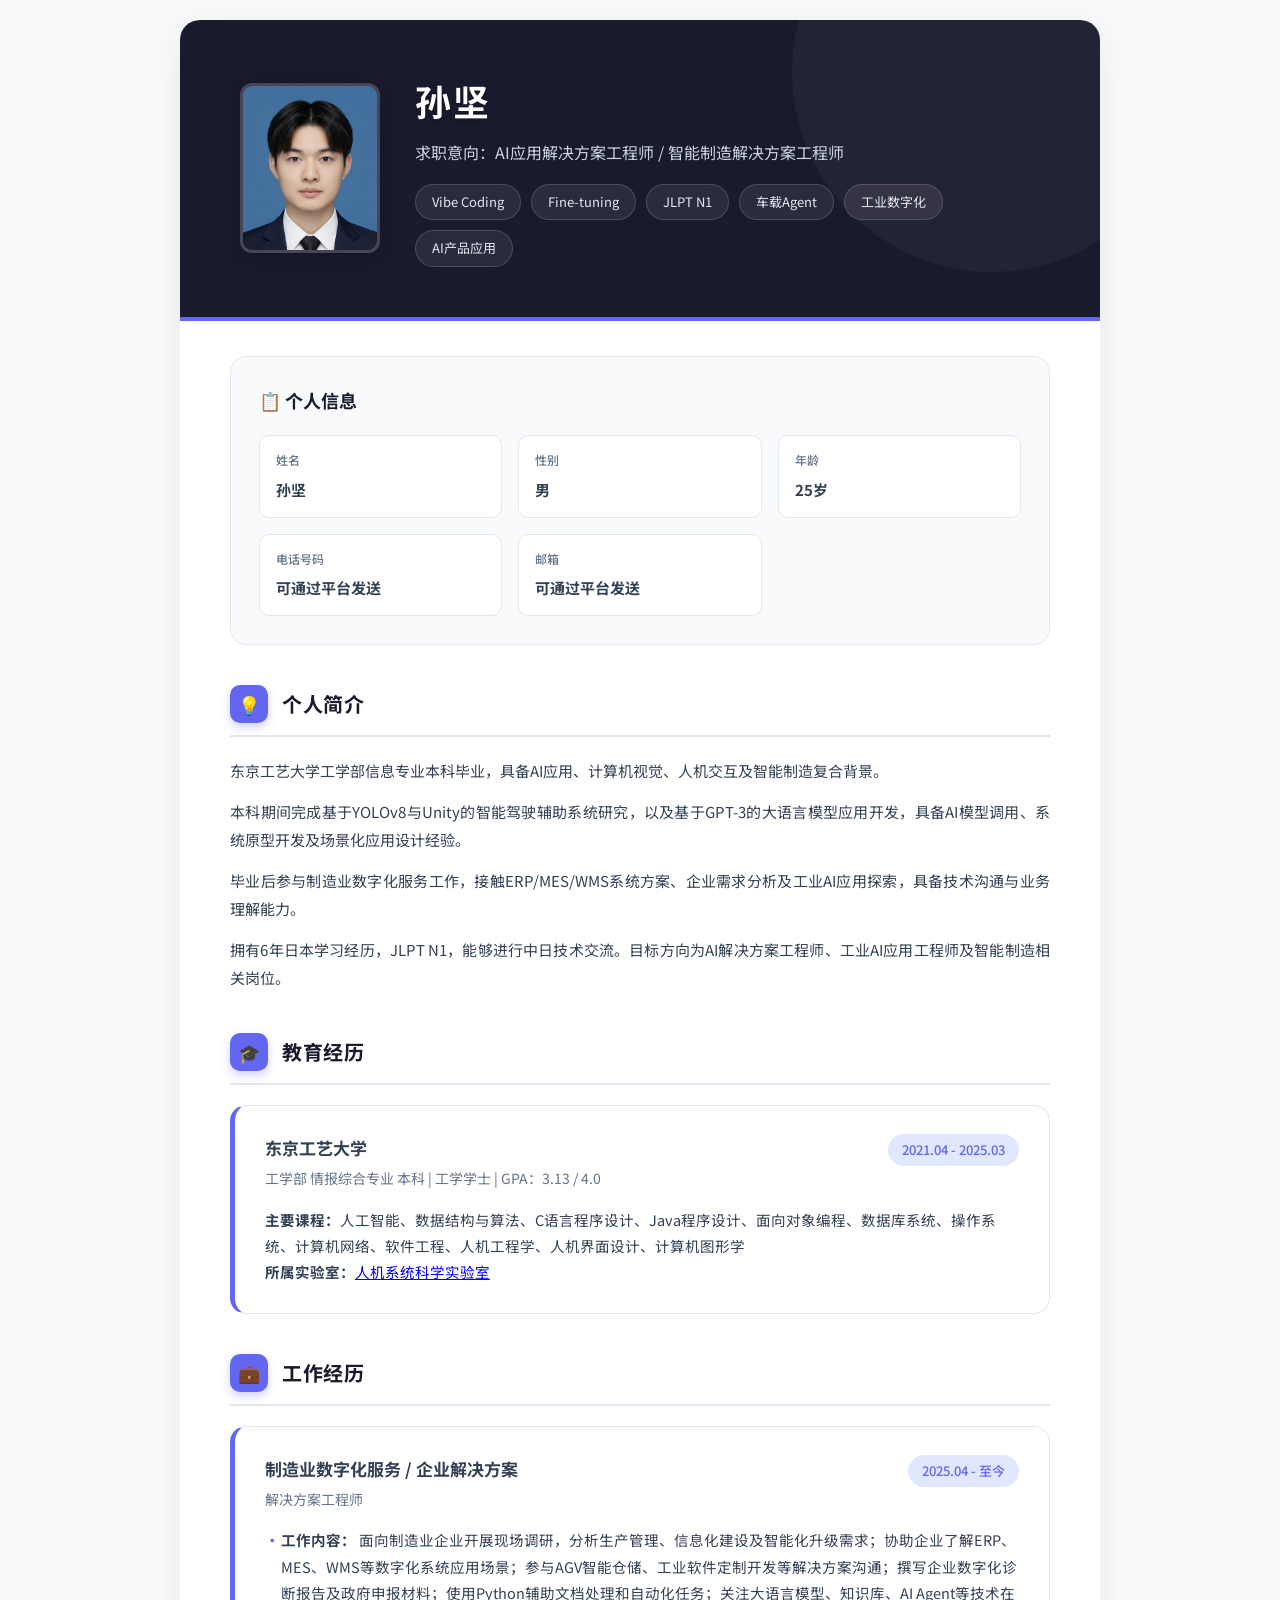
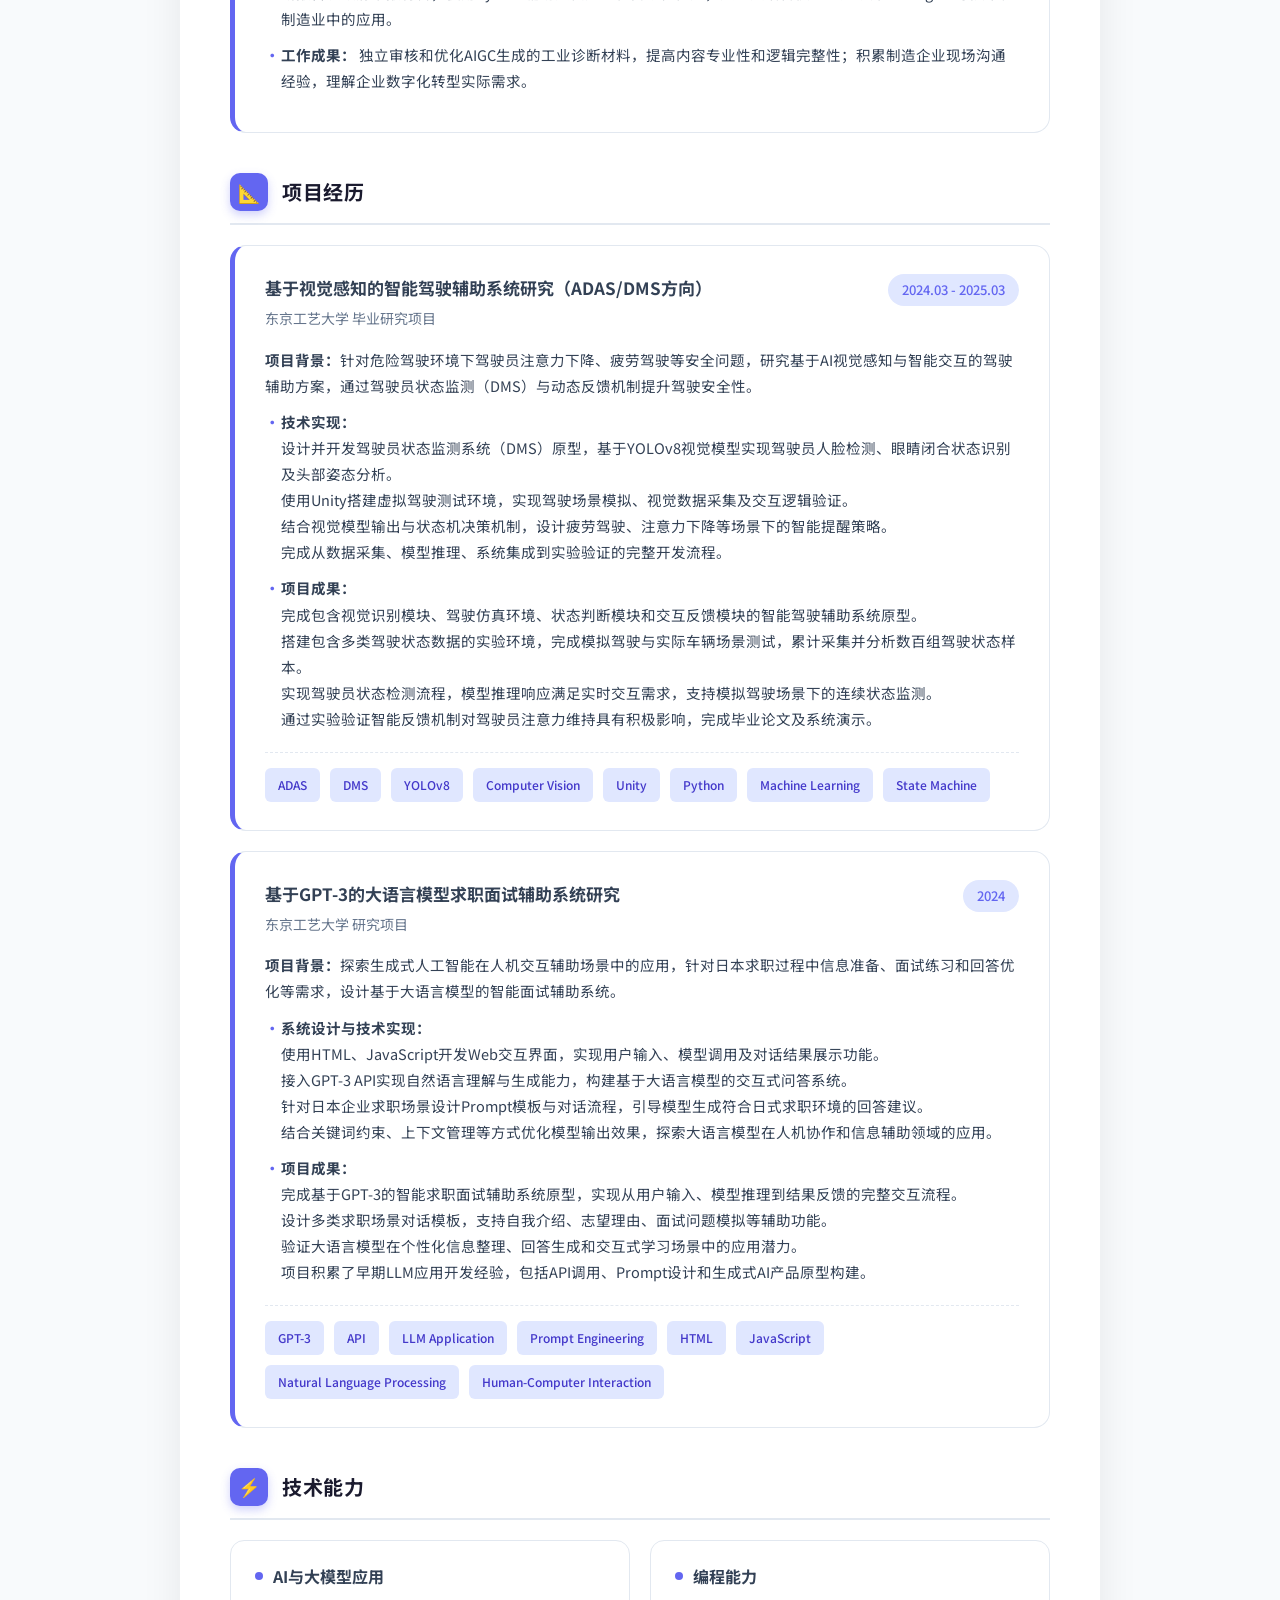
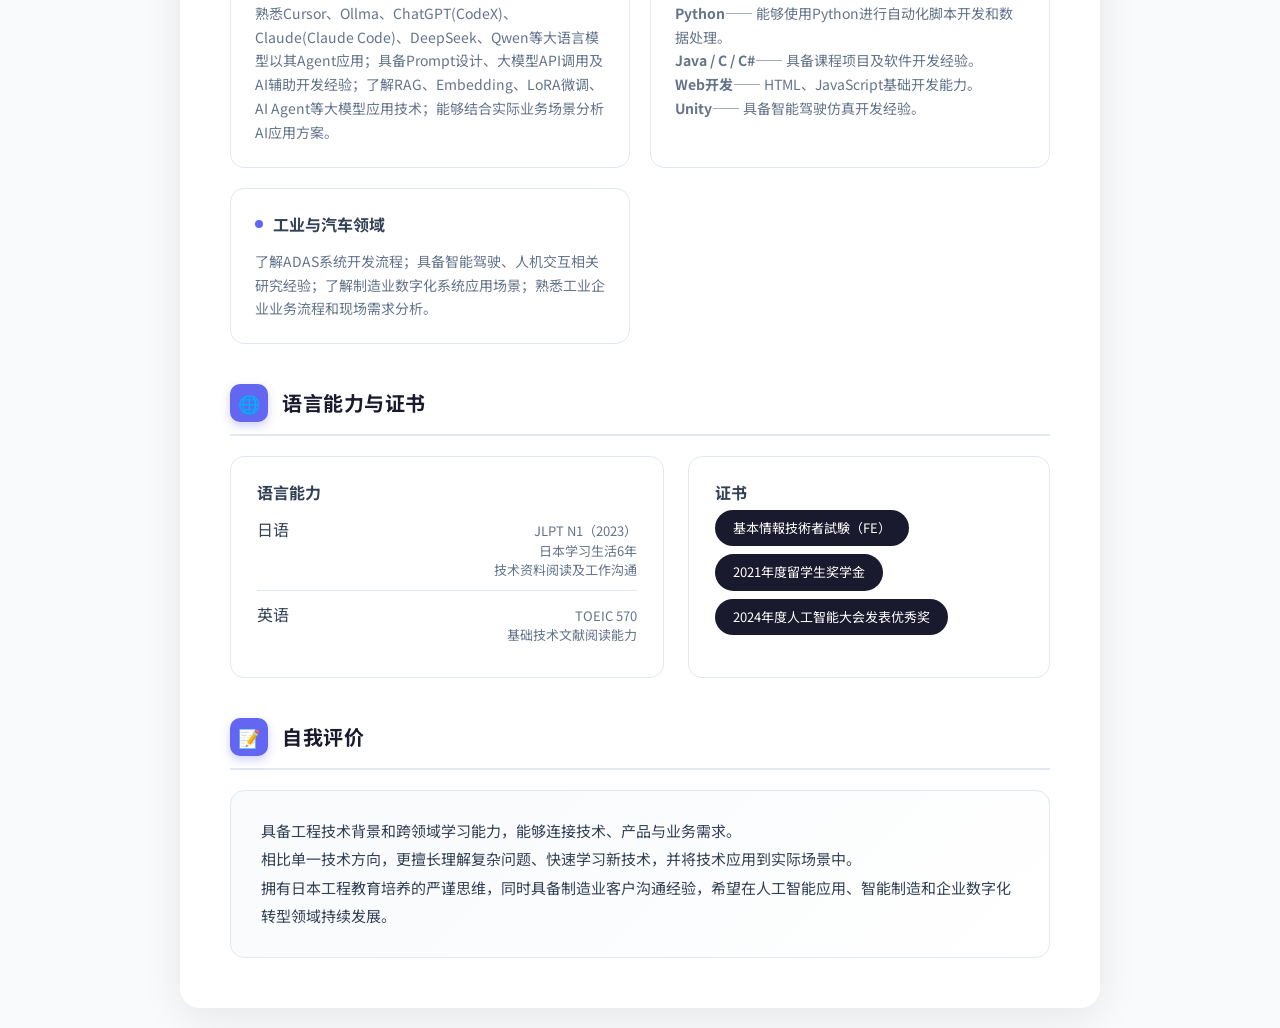
<file: index.html>
<!DOCTYPE html>
<html lang="zh-CN">
<head>
  <meta charset="UTF-8">
  <meta name="viewport" content="width=device-width, initial-scale=1.0">
  <title>孙坚 - AI应用解决方案工程师</title>
  <link rel="stylesheet" href="css/style.css">
</head>
<body>
  <div class="resume-container">
    <!-- ===================== 顶部信息 ===================== -->
    <header class="header-banner">
      <div class="header-content">
        <div class="photo-placeholder">
          <img src="image/resume-2026.jpg" alt="孙坚个人照片">
        </div>
        <div class="header-info">
          <h1>孙坚</h1>
          <p class="title">求职意向：AI应用解决方案工程师 / 智能制造解决方案工程师</p>
          <div class="header-tags">
            <span>Vibe Coding</span>
            <span>Fine-tuning</span>
            <span>JLPT N1</span>
            <span>车载Agent</span>
            <span>工业数字化</span>
            <span>AI产品应用</span>
          </div>
        </div>
      </div>
    </header>

    <main class="main-content">
      <!-- ===================== 个人信息 ===================== -->
      <section class="personal-info-section" aria-label="个人信息">
        <div class="info-title">📋 个人信息</div>
        <div class="info-grid">
          <div class="info-item"><span>姓名</span><strong>孙坚</strong></div>
          <div class="info-item"><span>性别</span><strong>男</strong></div>
          <div class="info-item"><span>年龄</span><strong id="age-display">计算中…</strong></div>
          <div class="info-item"><span>电话号码</span><strong>可通过平台发送</strong></div>
          <div class="info-item"><span>邮箱</span><strong>可通过平台发送</strong></div>
        </div>
      </section>

      <!-- ===================== 个人简介 ===================== -->
      <section class="section" aria-label="个人简介">
        <div class="section-header">
          <div class="section-icon">💡</div>
          <h2 class="section-title">个人简介</h2>
        </div>
        <div class="intro-text">
          <p>东京工艺大学工学部信息专业本科毕业，具备AI应用、计算机视觉、人机交互及智能制造复合背景。</p>

            <p>本科期间完成基于YOLOv8与Unity的智能驾驶辅助系统研究，以及基于GPT-3的大语言模型应用开发，具备AI模型调用、系统原型开发及场景化应用设计经验。 </p>
            <p>毕业后参与制造业数字化服务工作，接触ERP/MES/WMS系统方案、企业需求分析及工业AI应用探索，具备技术沟通与业务理解能力。</p>

            <p>拥有6年日本学习经历，JLPT N1，能够进行中日技术交流。目标方向为AI解决方案工程师、工业AI应用工程师及智能制造相关岗位。</p>
        </div>
      </section>

      <!-- ===================== 教育经历 ===================== -->
      <section class="section" aria-label="教育经历">
        <div class="section-header">
          <div class="section-icon">🎓</div>
          <h2 class="section-title">教育经历</h2>
        </div>
        <article class="experience-card">
          <div class="card-header">
            <div>
              <div class="card-title">东京工艺大学</div>
              <div class="card-subtitle">工学部 情报综合专业 本科 | 工学学士 | GPA：3.13 / 4.0</div>
            </div>
            <div class="card-date">2021.04 - 2025.03</div>
          </div>
          <div class="card-body">
            <p><strong>主要课程：</strong>人工智能、数据结构与算法、C语言程序设计、Java程序设计、面向对象编程、数据库系统、操作系统、计算机网络、软件工程、人机工程学、人机界面设计、计算机图形学</p>
            <p><strong>所属实验室：</strong><a href="https://www.hss.cs.t-kougei.ac.jp/" target="_blank" rel="noopener noreferrer">人机系统科学实验室</a></p>
          </div>
        </article>
      </section>

      <!-- ===================== 工作经历 ===================== -->
      <section class="section" aria-label="工作经历">
        <div class="section-header">
          <div class="section-icon">💼</div>
          <h2 class="section-title">工作经历</h2>
        </div>
        <article class="experience-card">
          <div class="card-header">
            <div>
              <div class="card-title">制造业数字化服务 / 企业解决方案</div>
              <div class="card-subtitle">解决方案工程师</div>
            </div>
            <div class="card-date">2025.04 - 至今</div>
          </div>
          <div class="card-body">
            <ul>
              <li>
                <strong>工作内容：</strong>
                面向制造业企业开展现场调研，分析生产管理、信息化建设及智能化升级需求；协助企业了解ERP、MES、WMS等数字化系统应用场景；参与AGV智能仓储、工业软件定制开发等解决方案沟通；撰写企业数字化诊断报告及政府申报材料；使用Python辅助文档处理和自动化任务；关注大语言模型、知识库、AI Agent等技术在制造业中的应用。
              </li>
              <li>
                <strong>工作成果：</strong>
                独立审核和优化AIGC生成的工业诊断材料，提高内容专业性和逻辑完整性；积累制造企业现场沟通经验，理解企业数字化转型实际需求。
              </li>
            </ul>
          </div>
        </article>
      </section>

      <!-- ===================== 项目经历 ===================== -->
      <section class="section" aria-label="项目经历">
        <div class="section-header">
          <div class="section-icon">📐</div>
          <h2 class="section-title">项目经历</h2>
        </div>

        <!-- 项目1：智能驾驶辅助系统 -->
        <article class="experience-card">
          <div class="card-header">
            <div>
              <div class="card-title">基于视觉感知的智能驾驶辅助系统研究（ADAS/DMS方向）</div>
              <div class="card-subtitle">东京工艺大学 毕业研究项目</div>
            </div>
            <div class="card-date">2024.03 - 2025.03</div>
          </div>
          <div class="card-body">
            <p><strong>项目背景：</strong>针对危险驾驶环境下驾驶员注意力下降、疲劳驾驶等安全问题，研究基于AI视觉感知与智能交互的驾驶辅助方案，通过驾驶员状态监测（DMS）与动态反馈机制提升驾驶安全性。</p>
            <ul>
              <li><strong>技术实现：</strong><br>
                设计并开发驾驶员状态监测系统（DMS）原型，基于YOLOv8视觉模型实现驾驶员人脸检测、眼睛闭合状态识别及头部姿态分析。<br>
                使用Unity搭建虚拟驾驶测试环境，实现驾驶场景模拟、视觉数据采集及交互逻辑验证。<br>
                结合视觉模型输出与状态机决策机制，设计疲劳驾驶、注意力下降等场景下的智能提醒策略。<br>
                完成从数据采集、模型推理、系统集成到实验验证的完整开发流程。
              </li>
              <li><strong>项目成果：</strong><br>
                完成包含视觉识别模块、驾驶仿真环境、状态判断模块和交互反馈模块的智能驾驶辅助系统原型。<br>
                搭建包含多类驾驶状态数据的实验环境，完成模拟驾驶与实际车辆场景测试，累计采集并分析数百组驾驶状态样本。<br>
                实现驾驶员状态检测流程，模型推理响应满足实时交互需求，支持模拟驾驶场景下的连续状态监测。<br>
                通过实验验证智能反馈机制对驾驶员注意力维持具有积极影响，完成毕业论文及系统演示。
              </li>
            </ul>
            <!-- 关键词独立框 -->
            <div class="project-keywords">
              <span class="keyword-tag">ADAS</span>
              <span class="keyword-tag">DMS</span>
              <span class="keyword-tag">YOLOv8</span>
              <span class="keyword-tag">Computer Vision</span>
              <span class="keyword-tag">Unity</span>
              <span class="keyword-tag">Python</span>
              <span class="keyword-tag">Machine Learning</span>
              <span class="keyword-tag">State Machine</span>
            </div>
          </div>
        </article>

        <!-- 项目2：GPT-3 面试辅助系统 -->
        <article class="experience-card">
          <div class="card-header">
            <div>
              <div class="card-title">基于GPT-3的大语言模型求职面试辅助系统研究</div>
              <div class="card-subtitle">东京工艺大学 研究项目</div>
            </div>
            <div class="card-date">2024</div>
          </div>
          <div class="card-body">
            <p><strong>项目背景：</strong>探索生成式人工智能在人机交互辅助场景中的应用，针对日本求职过程中信息准备、面试练习和回答优化等需求，设计基于大语言模型的智能面试辅助系统。</p>
            <ul>
              <li><strong>系统设计与技术实现：</strong><br>
                使用HTML、JavaScript开发Web交互界面，实现用户输入、模型调用及对话结果展示功能。<br>
                接入GPT-3 API实现自然语言理解与生成能力，构建基于大语言模型的交互式问答系统。<br>
                针对日本企业求职场景设计Prompt模板与对话流程，引导模型生成符合日式求职环境的回答建议。<br>
                结合关键词约束、上下文管理等方式优化模型输出效果，探索大语言模型在人机协作和信息辅助领域的应用。
              </li>
              <li><strong>项目成果：</strong><br>
                完成基于GPT-3的智能求职面试辅助系统原型，实现从用户输入、模型推理到结果反馈的完整交互流程。<br>
                设计多类求职场景对话模板，支持自我介绍、志望理由、面试问题模拟等辅助功能。<br>
                验证大语言模型在个性化信息整理、回答生成和交互式学习场景中的应用潜力。<br>
                项目积累了早期LLM应用开发经验，包括API调用、Prompt设计和生成式AI产品原型构建。
              </li>
            </ul>
            <!-- 关键词独立框 -->
            <div class="project-keywords">
              <span class="keyword-tag">GPT-3</span>
              <span class="keyword-tag">API</span>
              <span class="keyword-tag">LLM Application</span>
              <span class="keyword-tag">Prompt Engineering</span>
              <span class="keyword-tag">HTML</span>
              <span class="keyword-tag">JavaScript</span>
              <span class="keyword-tag">Natural Language Processing</span>
              <span class="keyword-tag">Human-Computer Interaction</span>
            </div>
          </div>
        </article>
      </section>

      <!-- ===================== 技术能力 ===================== -->
      <section class="section" aria-label="技术能力">
        <div class="section-header">
          <div class="section-icon">⚡</div>
          <h2 class="section-title">技术能力</h2>
        </div>
        <div class="skills-grid">
          <article class="skill-card">
            <h4><span class="dot"></span>AI与大模型应用</h4>
            <p>熟悉Cursor、Ollma、ChatGPT(CodeX)、Claude(Claude Code)、DeepSeek、Qwen等大语言模型以其Agent应用；具备Prompt设计、大模型API调用及AI辅助开发经验；了解RAG、Embedding、LoRA微调、AI Agent等大模型应用技术；能够结合实际业务场景分析AI应用方案。</p>
          </article>
          <article class="skill-card">
            <h4><span class="dot"></span>编程能力</h4>
            <p><strong>Python</strong>—— 能够使用Python进行自动化脚本开发和数据处理。<br><strong>Java / C / C#</strong>—— 具备课程项目及软件开发经验。<br><strong>Web开发</strong>—— HTML、JavaScript基础开发能力。<br><strong>Unity</strong>—— 具备智能驾驶仿真开发经验。</p>
          </article>
          <article class="skill-card">
            <h4><span class="dot"></span>工业与汽车领域</h4>
            <p>了解ADAS系统开发流程；具备智能驾驶、人机交互相关研究经验；了解制造业数字化系统应用场景；熟悉工业企业业务流程和现场需求分析。</p>
          </article>
        </div>
      </section>

      <!-- ===================== 语言能力与证书 ===================== -->
      <section class="section" aria-label="语言能力与证书">
        <div class="section-header">
          <div class="section-icon">🌐</div>
          <h2 class="section-title">语言能力与证书</h2>
        </div>
        <div class="lang-cert-grid">
          <div class="lang-card">
            <h4>语言能力</h4>
            <div class="lang-item">
              <span class="lang-name">日语</span>
              <span class="lang-level">JLPT N1（2023）<br>日本学习生活6年<br>技术资料阅读及工作沟通</span>
            </div>
            <div class="lang-item">
              <span class="lang-name">英语</span>
              <span class="lang-level">TOEIC 570<br>基础技术文献阅读能力</span>
            </div>
          </div>
          <div class="cert-card">
            <h4>证书</h4>
            <span class="cert-tag">基本情報技術者試験（FE）</span>
            <span class="cert-tag">2021年度留学生奖学金</span>
            <span class="cert-tag">2024年度人工智能大会发表优秀奖</span>
          </div>
        </div>
      </section>

      <!-- ===================== 自我评价 ===================== -->
      <section class="section" aria-label="自我评价">
        <div class="section-header">
          <div class="section-icon">📝</div>
          <h2 class="section-title">自我评价</h2>
        </div>
        <div class="self-eval">
          <p>具备工程技术背景和跨领域学习能力，能够连接技术、产品与业务需求。</p>
          <p>相比单一技术方向，更擅长理解复杂问题、快速学习新技术，并将技术应用到实际场景中。</p>
          <p>拥有日本工程教育培养的严谨思维，同时具备制造业客户沟通经验，希望在人工智能应用、智能制造和企业数字化转型领域持续发展。</p>
        </div>
      </section>
    </main>
  </div>

  <script>
    (function() {
      const birthDate = new Date(2001, 4, 14); // 月份从0开始
      const today = new Date();
      let age = today.getFullYear() - birthDate.getFullYear();
      const monthDiff = today.getMonth() - birthDate.getMonth();
      if (monthDiff < 0 || (monthDiff === 0 && today.getDate() < birthDate.getDate())) {
        age--;
      }
      var ageEl = document.getElementById('age-display');
      if (ageEl) ageEl.textContent = age + '岁';
    })();
  </script>
</body>
</html>
</file>
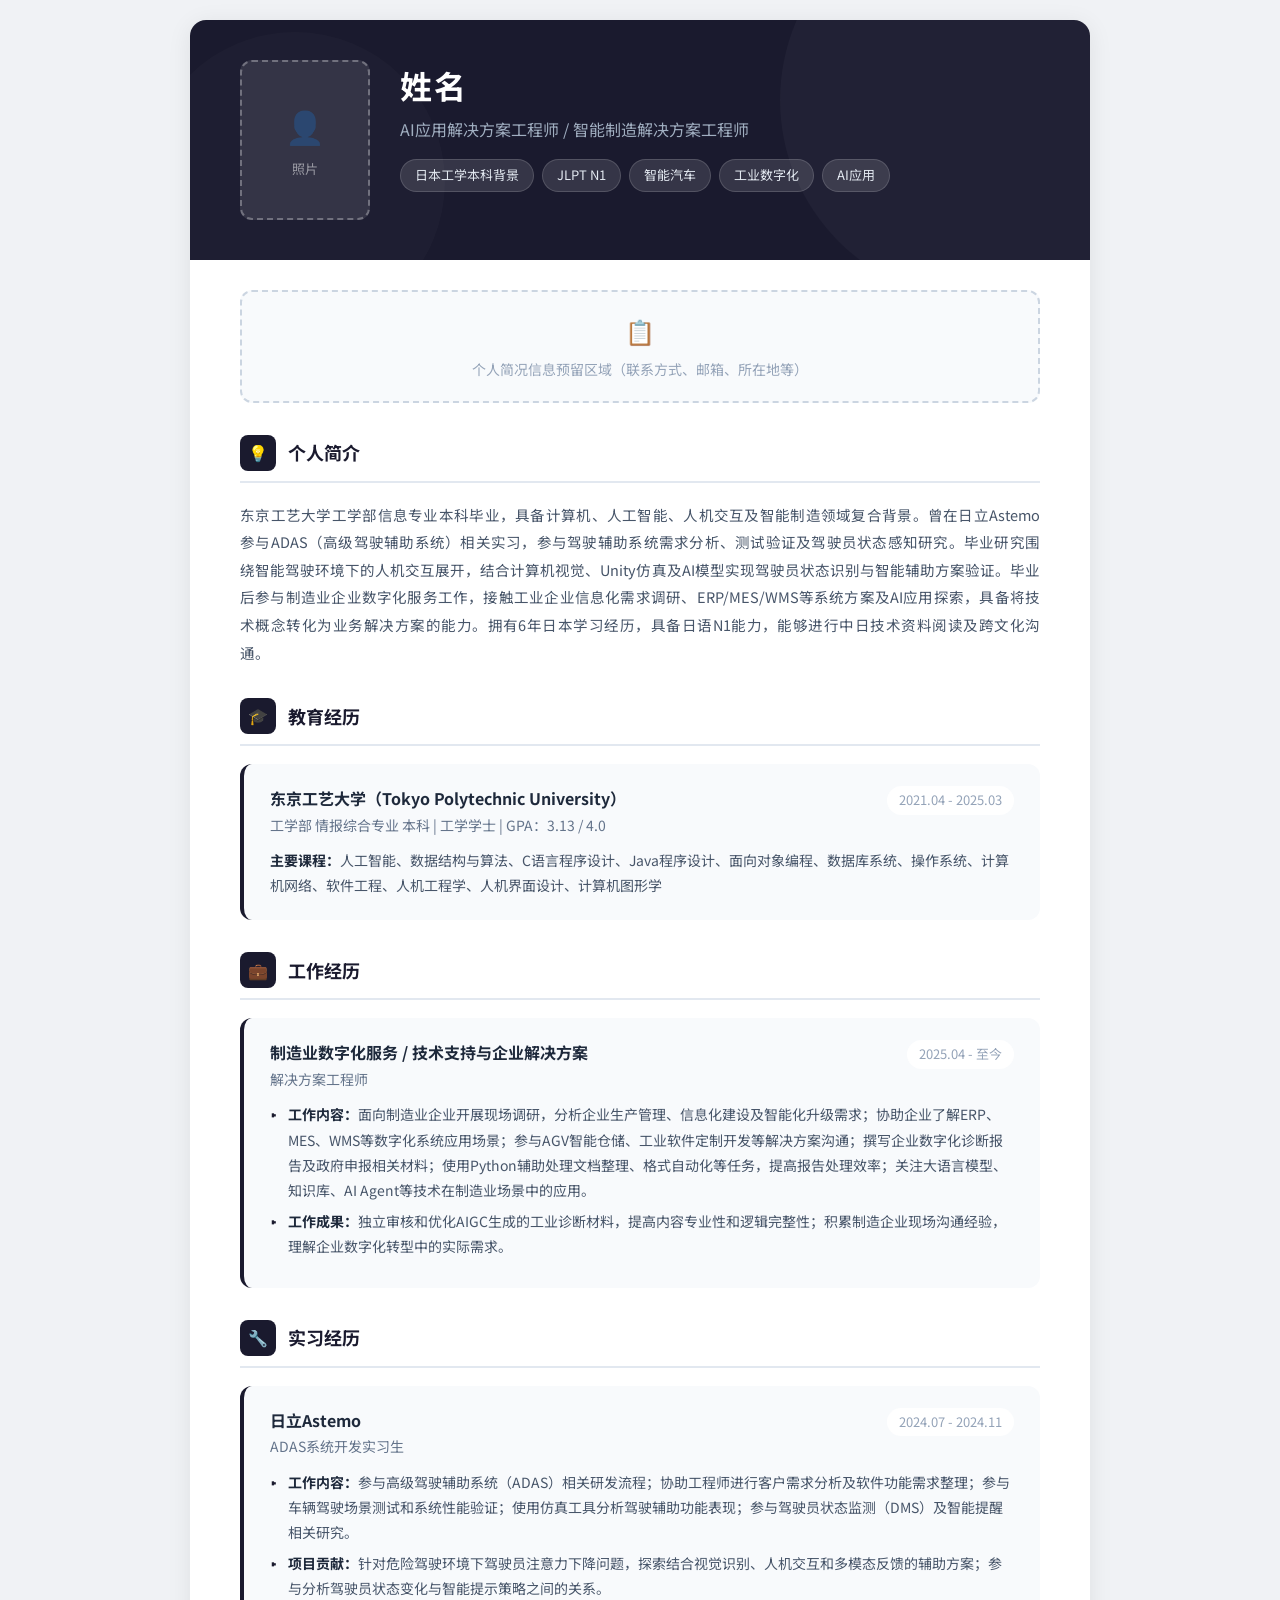
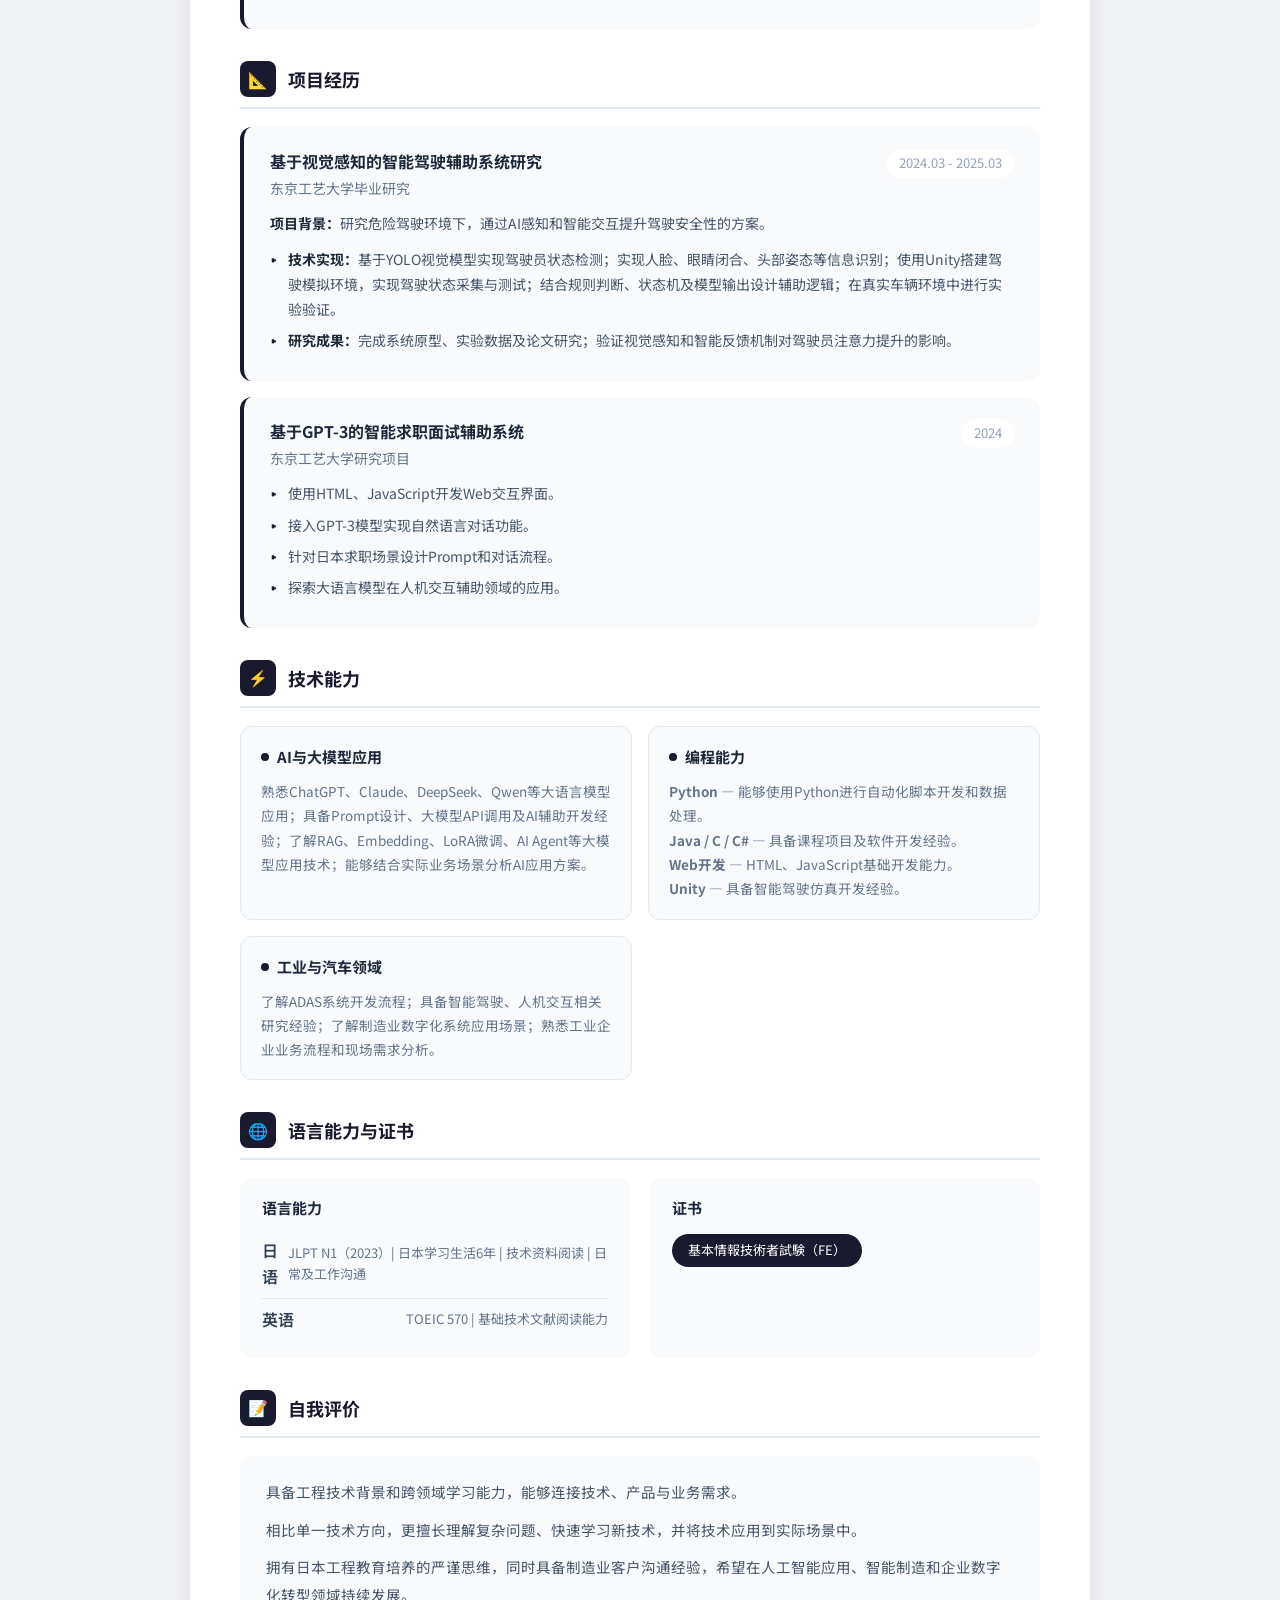
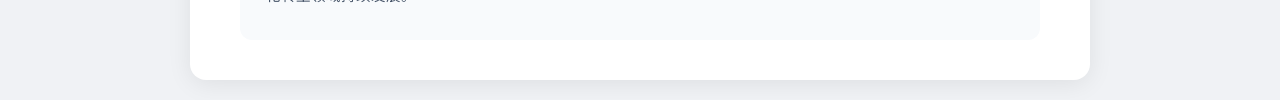
<file: resume.html>
<!DOCTYPE html>
<html lang="zh-CN">
<head>
    <meta charset="UTF-8">
    <meta name="viewport" content="width=device-width, initial-scale=1.0">
    <title>个人简历</title>
    <style>
        @import url('https://fonts.googleapis.com/css2?family=Noto+Sans+SC:wght@300;400;500;700&display=swap');

        * {
            margin: 0;
            padding: 0;
            box-sizing: border-box;
        }

        body {
            font-family: 'Noto Sans SC', -apple-system, BlinkMacSystemFont, 'Segoe UI', sans-serif;
            background: #f0f2f5;
            color: #333;
            line-height: 1.6;
            padding: 20px;
        }

        .resume-container {
            max-width: 900px;
            margin: 0 auto;
            background: #fff;
            border-radius: 16px;
            box-shadow: 0 4px 24px rgba(0,0,0,0.08);
            overflow: hidden;
        }

        /* 顶部横幅 */
        .header-banner {
            background: #1a1a2e;
            color: #fff;
            padding: 40px 50px;
            position: relative;
            overflow: hidden;
        }

        .header-banner::before {
            content: '';
            position: absolute;
            top: -50%;
            right: -10%;
            width: 400px;
            height: 400px;
            background: rgba(255,255,255,0.03);
            border-radius: 50%;
        }

        .header-banner::after {
            content: '';
            position: absolute;
            bottom: -30%;
            left: -5%;
            width: 300px;
            height: 300px;
            background: rgba(255,255,255,0.02);
            border-radius: 50%;
        }

        .header-content {
            display: flex;
            align-items: flex-start;
            gap: 30px;
            position: relative;
            z-index: 1;
        }

        .photo-placeholder {
            width: 130px;
            height: 160px;
            background: rgba(255,255,255,0.1);
            border: 2px dashed rgba(255,255,255,0.3);
            border-radius: 12px;
            display: flex;
            flex-direction: column;
            align-items: center;
            justify-content: center;
            color: rgba(255,255,255,0.5);
            font-size: 13px;
            flex-shrink: 0;
        }

        .photo-placeholder .icon {
            font-size: 32px;
            margin-bottom: 8px;
            opacity: 0.6;
        }

        .header-info {
            flex: 1;
        }

        .header-info h1 {
            font-size: 32px;
            font-weight: 700;
            margin-bottom: 6px;
            letter-spacing: 2px;
        }

        .header-info .title {
            font-size: 16px;
            color: #a0aec0;
            margin-bottom: 16px;
            font-weight: 400;
        }

        .header-tags {
            display: flex;
            flex-wrap: wrap;
            gap: 8px;
        }

        .header-tags span {
            background: rgba(255,255,255,0.12);
            padding: 5px 14px;
            border-radius: 20px;
            font-size: 13px;
            color: #e2e8f0;
            border: 1px solid rgba(255,255,255,0.15);
        }

        /* 主体内容 */
        .main-content {
            padding: 0 50px 40px;
        }

        /* 个人信息栏（预留） */
        .personal-info-section {
            background: #f8fafc;
            border-radius: 12px;
            padding: 20px 24px;
            margin: 30px 0;
            border: 2px dashed #cbd5e1;
            text-align: center;
            color: #94a3b8;
        }

        .personal-info-section .icon {
            font-size: 24px;
            margin-bottom: 8px;
        }

        .personal-info-section p {
            font-size: 14px;
        }

        /* 分区样式 */
        .section {
            margin-top: 32px;
        }

        .section-header {
            display: flex;
            align-items: center;
            gap: 12px;
            margin-bottom: 18px;
            padding-bottom: 10px;
            border-bottom: 2px solid #e2e8f0;
        }

        .section-icon {
            width: 36px;
            height: 36px;
            background: #1a1a2e;
            border-radius: 8px;
            display: flex;
            align-items: center;
            justify-content: center;
            color: #fff;
            font-size: 16px;
        }

        .section-title {
            font-size: 18px;
            font-weight: 700;
            color: #1a1a2e;
        }

        /* 个人简介 */
        .intro-text {
            color: #475569;
            font-size: 14.5px;
            line-height: 1.9;
            text-align: justify;
        }

        /* 经历卡片 */
        .experience-card {
            background: #f8fafc;
            border-radius: 12px;
            padding: 22px 26px;
            margin-bottom: 16px;
            border-left: 4px solid #1a1a2e;
            transition: transform 0.2s;
        }

        .experience-card:hover {
            transform: translateX(4px);
        }

        .card-header {
            display: flex;
            justify-content: space-between;
            align-items: flex-start;
            margin-bottom: 12px;
        }

        .card-title {
            font-size: 16px;
            font-weight: 700;
            color: #1e293b;
        }

        .card-subtitle {
            font-size: 14px;
            color: #64748b;
            margin-top: 2px;
        }

        .card-date {
            font-size: 13px;
            color: #94a3b8;
            background: #fff;
            padding: 4px 12px;
            border-radius: 16px;
            white-space: nowrap;
        }

        .card-body {
            color: #475569;
            font-size: 14px;
            line-height: 1.8;
        }

        .card-body ul {
            list-style: none;
            padding-left: 0;
        }

        .card-body ul li {
            padding-left: 18px;
            position: relative;
            margin-bottom: 6px;
        }

        .card-body ul li::before {
            content: '▸';
            position: absolute;
            left: 0;
            color: #1a1a2e;
            font-weight: bold;
        }

        .card-body strong {
            color: #1e293b;
        }

        /* 技能区域 */
        .skills-grid {
            display: grid;
            grid-template-columns: repeat(auto-fit, minmax(260px, 1fr));
            gap: 16px;
        }

        .skill-card {
            background: #f8fafc;
            border-radius: 12px;
            padding: 18px 20px;
            border: 1px solid #e2e8f0;
        }

        .skill-card h4 {
            font-size: 15px;
            font-weight: 700;
            color: #1e293b;
            margin-bottom: 10px;
            display: flex;
            align-items: center;
            gap: 8px;
        }

        .skill-card h4 .dot {
            width: 8px;
            height: 8px;
            background: #1a1a2e;
            border-radius: 50%;
        }

        .skill-card p {
            font-size: 13.5px;
            color: #64748b;
            line-height: 1.8;
        }

        /* 语言与证书 */
        .lang-cert-grid {
            display: grid;
            grid-template-columns: 1fr 1fr;
            gap: 20px;
        }

        .lang-card, .cert-card {
            background: #f8fafc;
            border-radius: 12px;
            padding: 18px 22px;
        }

        .lang-card h4, .cert-card h4 {
            font-size: 15px;
            font-weight: 700;
            color: #1e293b;
            margin-bottom: 10px;
        }

        .lang-item {
            display: flex;
            justify-content: space-between;
            align-items: center;
            padding: 8px 0;
            border-bottom: 1px solid #e2e8f0;
        }

        .lang-item:last-child {
            border-bottom: none;
        }

        .lang-name {
            font-weight: 600;
            color: #334155;
        }

        .lang-level {
            font-size: 13px;
            color: #64748b;
        }

        .cert-tag {
            display: inline-block;
            background: #1a1a2e;
            color: #fff;
            padding: 6px 16px;
            border-radius: 20px;
            font-size: 13px;
            margin: 4px 4px 4px 0;
        }

        /* 自我评价 */
        .self-eval {
            background: #f8fafc;
            border-radius: 12px;
            padding: 22px 26px;
            color: #475569;
            font-size: 14.5px;
            line-height: 1.9;
        }

        .self-eval p {
            margin-bottom: 10px;
        }

        /* 打印优化 */
        @media print {
            body {
                background: #fff;
                padding: 0;
            }
            .resume-container {
                box-shadow: none;
                border-radius: 0;
            }
        }

        @media (max-width: 768px) {
            .header-content {
                flex-direction: column;
                align-items: center;
                text-align: center;
            }
            .header-tags {
                justify-content: center;
            }
            .main-content {
                padding: 0 24px 30px;
            }
            .lang-cert-grid {
                grid-template-columns: 1fr;
            }
            .card-header {
                flex-direction: column;
            }
            .card-date {
                margin-top: 6px;
            }
        }
    </style>
</head>
<body>
    <div class="resume-container">
        <!-- 顶部横幅 -->
        <div class="header-banner">
            <div class="header-content">
                <div class="photo-placeholder">
                    <div class="icon">👤</div>
                    <span>照片</span>
                </div>
                <div class="header-info">
                    <h1>姓名</h1>
                    <p class="title">AI应用解决方案工程师 / 智能制造解决方案工程师</p>
                    <div class="header-tags">
                        <span>日本工学本科背景</span>
                        <span>JLPT N1</span>
                        <span>智能汽车</span>
                        <span>工业数字化</span>
                        <span>AI应用</span>
                    </div>
                </div>
            </div>
        </div>

        <div class="main-content">
            <!-- 个人简况预留区 -->
            <div class="personal-info-section">
                <div class="icon">📋</div>
                <p>个人简况信息预留区域（联系方式、邮箱、所在地等）</p>
            </div>

            <!-- 个人简介 -->
            <div class="section">
                <div class="section-header">
                    <div class="section-icon">💡</div>
                    <h2 class="section-title">个人简介</h2>
                </div>
                <p class="intro-text">
                    东京工艺大学工学部信息专业本科毕业，具备计算机、人工智能、人机交互及智能制造领域复合背景。曾在日立Astemo参与ADAS（高级驾驶辅助系统）相关实习，参与驾驶辅助系统需求分析、测试验证及驾驶员状态感知研究。毕业研究围绕智能驾驶环境下的人机交互展开，结合计算机视觉、Unity仿真及AI模型实现驾驶员状态识别与智能辅助方案验证。毕业后参与制造业企业数字化服务工作，接触工业企业信息化需求调研、ERP/MES/WMS等系统方案及AI应用探索，具备将技术概念转化为业务解决方案的能力。拥有6年日本学习经历，具备日语N1能力，能够进行中日技术资料阅读及跨文化沟通。
                </p>
            </div>

            <!-- 教育经历 -->
            <div class="section">
                <div class="section-header">
                    <div class="section-icon">🎓</div>
                    <h2 class="section-title">教育经历</h2>
                </div>
                <div class="experience-card">
                    <div class="card-header">
                        <div>
                            <div class="card-title">东京工艺大学（Tokyo Polytechnic University）</div>
                            <div class="card-subtitle">工学部 情报综合专业 本科 | 工学学士 | GPA：3.13 / 4.0</div>
                        </div>
                        <div class="card-date">2021.04 - 2025.03</div>
                    </div>
                    <div class="card-body">
                        <strong>主要课程：</strong>人工智能、数据结构与算法、C语言程序设计、Java程序设计、面向对象编程、数据库系统、操作系统、计算机网络、软件工程、人机工程学、人机界面设计、计算机图形学
                    </div>
                </div>
            </div>

            <!-- 工作经历 -->
            <div class="section">
                <div class="section-header">
                    <div class="section-icon">💼</div>
                    <h2 class="section-title">工作经历</h2>
                </div>
                <div class="experience-card">
                    <div class="card-header">
                        <div>
                            <div class="card-title">制造业数字化服务 / 技术支持与企业解决方案</div>
                            <div class="card-subtitle">解决方案工程师</div>
                        </div>
                        <div class="card-date">2025.04 - 至今</div>
                    </div>
                    <div class="card-body">
                        <ul>
                            <li><strong>工作内容：</strong>面向制造业企业开展现场调研，分析企业生产管理、信息化建设及智能化升级需求；协助企业了解ERP、MES、WMS等数字化系统应用场景；参与AGV智能仓储、工业软件定制开发等解决方案沟通；撰写企业数字化诊断报告及政府申报相关材料；使用Python辅助处理文档整理、格式自动化等任务，提高报告处理效率；关注大语言模型、知识库、AI Agent等技术在制造业场景中的应用。</li>
                            <li><strong>工作成果：</strong>独立审核和优化AIGC生成的工业诊断材料，提高内容专业性和逻辑完整性；积累制造企业现场沟通经验，理解企业数字化转型中的实际需求。</li>
                        </ul>
                    </div>
                </div>
            </div>

            <!-- 实习经历 -->
            <div class="section">
                <div class="section-header">
                    <div class="section-icon">🔧</div>
                    <h2 class="section-title">实习经历</h2>
                </div>
                <div class="experience-card">
                    <div class="card-header">
                        <div>
                            <div class="card-title">日立Astemo</div>
                            <div class="card-subtitle">ADAS系统开发实习生</div>
                        </div>
                        <div class="card-date">2024.07 - 2024.11</div>
                    </div>
                    <div class="card-body">
                        <ul>
                            <li><strong>工作内容：</strong>参与高级驾驶辅助系统（ADAS）相关研发流程；协助工程师进行客户需求分析及软件功能需求整理；参与车辆驾驶场景测试和系统性能验证；使用仿真工具分析驾驶辅助功能表现；参与驾驶员状态监测（DMS）及智能提醒相关研究。</li>
                            <li><strong>项目贡献：</strong>针对危险驾驶环境下驾驶员注意力下降问题，探索结合视觉识别、人机交互和多模态反馈的辅助方案；参与分析驾驶员状态变化与智能提示策略之间的关系。</li>
                        </ul>
                    </div>
                </div>
            </div>

            <!-- 项目经历 -->
            <div class="section">
                <div class="section-header">
                    <div class="section-icon">📐</div>
                    <h2 class="section-title">项目经历</h2>
                </div>
                <div class="experience-card">
                    <div class="card-header">
                        <div>
                            <div class="card-title">基于视觉感知的智能驾驶辅助系统研究</div>
                            <div class="card-subtitle">东京工艺大学毕业研究</div>
                        </div>
                        <div class="card-date">2024.03 - 2025.03</div>
                    </div>
                    <div class="card-body">
                        <p style="margin-bottom:10px;"><strong>项目背景：</strong>研究危险驾驶环境下，通过AI感知和智能交互提升驾驶安全性的方案。</p>
                        <ul>
                            <li><strong>技术实现：</strong>基于YOLO视觉模型实现驾驶员状态检测；实现人脸、眼睛闭合、头部姿态等信息识别；使用Unity搭建驾驶模拟环境，实现驾驶状态采集与测试；结合规则判断、状态机及模型输出设计辅助逻辑；在真实车辆环境中进行实验验证。</li>
                            <li><strong>研究成果：</strong>完成系统原型、实验数据及论文研究；验证视觉感知和智能反馈机制对驾驶员注意力提升的影响。</li>
                        </ul>
                    </div>
                </div>
                <div class="experience-card">
                    <div class="card-header">
                        <div>
                            <div class="card-title">基于GPT-3的智能求职面试辅助系统</div>
                            <div class="card-subtitle">东京工艺大学研究项目</div>
                        </div>
                        <div class="card-date">2024</div>
                    </div>
                    <div class="card-body">
                        <ul>
                            <li>使用HTML、JavaScript开发Web交互界面。</li>
                            <li>接入GPT-3模型实现自然语言对话功能。</li>
                            <li>针对日本求职场景设计Prompt和对话流程。</li>
                            <li>探索大语言模型在人机交互辅助领域的应用。</li>
                        </ul>
                    </div>
                </div>
            </div>

            <!-- 技术能力 -->
            <div class="section">
                <div class="section-header">
                    <div class="section-icon">⚡</div>
                    <h2 class="section-title">技术能力</h2>
                </div>
                <div class="skills-grid">
                    <div class="skill-card">
                        <h4><span class="dot"></span>AI与大模型应用</h4>
                        <p>熟悉ChatGPT、Claude、DeepSeek、Qwen等大语言模型应用；具备Prompt设计、大模型API调用及AI辅助开发经验；了解RAG、Embedding、LoRA微调、AI Agent等大模型应用技术；能够结合实际业务场景分析AI应用方案。</p>
                    </div>
                    <div class="skill-card">
                        <h4><span class="dot"></span>编程能力</h4>
                        <p><strong>Python</strong> — 能够使用Python进行自动化脚本开发和数据处理。<br><strong>Java / C / C#</strong> — 具备课程项目及软件开发经验。<br><strong>Web开发</strong> — HTML、JavaScript基础开发能力。<br><strong>Unity</strong> — 具备智能驾驶仿真开发经验。</p>
                    </div>
                    <div class="skill-card">
                        <h4><span class="dot"></span>工业与汽车领域</h4>
                        <p>了解ADAS系统开发流程；具备智能驾驶、人机交互相关研究经验；了解制造业数字化系统应用场景；熟悉工业企业业务流程和现场需求分析。</p>
                    </div>
                </div>
            </div>

            <!-- 语言能力与证书 -->
            <div class="section">
                <div class="section-header">
                    <div class="section-icon">🌐</div>
                    <h2 class="section-title">语言能力与证书</h2>
                </div>
                <div class="lang-cert-grid">
                    <div class="lang-card">
                        <h4>语言能力</h4>
                        <div class="lang-item">
                            <span class="lang-name">日语</span>
                            <span class="lang-level">JLPT N1（2023）| 日本学习生活6年 | 技术资料阅读 | 日常及工作沟通</span>
                        </div>
                        <div class="lang-item">
                            <span class="lang-name">英语</span>
                            <span class="lang-level">TOEIC 570 | 基础技术文献阅读能力</span>
                        </div>
                    </div>
                    <div class="cert-card">
                        <h4>证书</h4>
                        <span class="cert-tag">基本情報技術者試験（FE）</span>
                    </div>
                </div>
            </div>

            <!-- 自我评价 -->
            <div class="section">
                <div class="section-header">
                    <div class="section-icon">📝</div>
                    <h2 class="section-title">自我评价</h2>
                </div>
                <div class="self-eval">
                    <p>具备工程技术背景和跨领域学习能力，能够连接技术、产品与业务需求。</p>
                    <p>相比单一技术方向，更擅长理解复杂问题、快速学习新技术，并将技术应用到实际场景中。</p>
                    <p>拥有日本工程教育培养的严谨思维，同时具备制造业客户沟通经验，希望在人工智能应用、智能制造和企业数字化转型领域持续发展。</p>
                </div>
            </div>
        </div>
    </div>
</body>
</html>
</file>
<file: css/style.css>
@import url('https://fonts.googleapis.com/css2?family=Noto+Sans+SC:wght@300;400;500;700&display=swap');

:root {
  /* 优化后的配色方案：深蓝灰底色 + 靛蓝强调色 */
  --primary-color: #1a1a2e;      /* 主色调：深蓝灰 */
  --accent-color: #6366f1;       /* 强调色：靛蓝 */
  --accent-light: #e0e7ff;       /* 强调色浅底：用于标签背景 */
  --bg-color: #f8fafc;           /* 页面背景 */
  --card-bg: #ffffff;            /* 卡片背景 */
  --text-main: #334155;          /* 主要文字 */
  --text-sub: #64748b;           /* 次要文字 */
  --border-color: #e2e8f0;       /* 边框颜色 */
}

* {
  margin: 0;
  padding: 0;
  box-sizing: border-box;
}

body {
  font-family: 'Noto Sans SC', -apple-system, BlinkMacSystemFont, "Segoe UI", sans-serif;
  background: var(--bg-color);
  color: var(--text-main);
  line-height: 1.7; /* 稍微增加行高，提升阅读舒适度 */
  padding: 20px;
}

/* ===================== 主容器 ===================== */
.resume-container {
  max-width: 920px; /* 稍微加宽一点 */
  margin: 0 auto;
  background: var(--card-bg);
  border-radius: 20px; /* 更圆润的圆角 */
  overflow: hidden;
  box-shadow: 0 10px 40px rgba(0, 0, 0, 0.08);
  animation: resumeShow .8s ease forwards;
}

/* ===================== 顶部区域 ===================== */
.header-banner {
  background: var(--primary-color);
  color: white;
  padding: 50px 60px;
  position: relative;
  overflow: hidden;
  /* 添加微妙的底部边框，增加层次感 */
  border-bottom: 4px solid var(--accent-color);
}

.header-content {
  display: flex;
  align-items: center; /* 垂直居中对齐 */
  gap: 35px;
  position: relative;
  z-index: 1;
}

/* 顶部装饰动效保留 */
.header-banner::before {
  content: "";
  position: absolute;
  top: -50%;
  right: -10%;
  width: 400px;
  height: 400px;
  background: rgba(255, 255, 255, .04);
  border-radius: 50%;
  animation: circleMove 12s infinite alternate;
}

@keyframes circleMove {
  from { transform: translate(0, 0); }
  to { transform: translate(-50px, 40px); }
}

/* ===================== 图片区域 ===================== */
.photo-placeholder {
  width: 140px;
  height: 170px;
  border-radius: 12px;
  overflow: hidden;
  flex-shrink: 0;
  background: rgba(255, 255, 255, .1);
  border: 3px solid rgba(255,255,255,0.1); /* 加一点边框 */
  box-shadow: 0 4px 15px rgba(0,0,0,0.2);
}

.photo-placeholder img {
  width: 100%;
  height: 100%;
  object-fit: cover;
  object-position: center top;
}

/* ===================== 头部文字 ===================== */
.header-info { flex: 1; }

.header-info h1 {
  font-size: 36px;
  font-weight: 700;
  margin-bottom: 8px;
  letter-spacing: 2px;
  text-shadow: 0 2px 4px rgba(0,0,0,0.2);
}

.title {
  font-size: 16px;
  color: #cbd5e1;
  margin-bottom: 18px;
  font-weight: 400;
}

.header-tags {
  display: flex;
  flex-wrap: wrap;
  gap: 10px;
}

.header-tags span {
  background: rgba(255, 255, 255, .08);
  padding: 6px 16px;
  border-radius: 20px;
  font-size: 13px;
  color: #e2e8f0;
  border: 1px solid rgba(255, 255, 255, .15);
  transition: all 0.3s ease;
}

.header-tags span:hover {
  background: var(--accent-color);
  border-color: var(--accent-color);
  transform: translateY(-2px);
}

/* ===================== 内容 ===================== */
.main-content { padding: 0 50px 50px; }

/* ===================== 个人信息 ===================== */
.personal-info-section {
  background: var(--bg-color);
  border-radius: 16px;
  padding: 28px;
  margin: 35px 0;
  border: 1px solid var(--border-color);
}

.info-title {
  font-size: 18px;
  font-weight: 700;
  color: var(--primary-color);
  margin-bottom: 20px;
  display: flex;
  align-items: center;
  gap: 8px;
}

.info-grid {
  display: grid;
  grid-template-columns: repeat(auto-fit, minmax(180px, 1fr));
  gap: 16px;
}

.info-item {
  background: var(--card-bg);
  border-radius: 10px;
  padding: 14px 16px;
  border: 1px solid var(--border-color);
  transition: all 0.3s ease;
}

.info-item:hover {
  transform: translateY(-4px);
  box-shadow: 0 6px 15px rgba(0,0,0,0.06);
  border-color: var(--accent-light);
}

.info-item span {
  display: block;
  font-size: 12px;
  color: var(--text-sub);
  margin-bottom: 5px;
  font-weight: 500;
}

.info-item strong {
  font-size: 15px;
  color: var(--text-main);
}

/* ===================== 分区 ===================== */
.section { margin-top: 40px; }

.section-header {
  display: flex;
  align-items: center;
  gap: 14px;
  margin-bottom: 20px;
  padding-bottom: 12px;
  border-bottom: 2px solid var(--border-color);
}

.section-icon {
  width: 38px;
  height: 38px;
  background: var(--accent-color); /* 使用强调色 */
  border-radius: 10px;
  display: flex;
  align-items: center;
  justify-content: center;
  color: white;
  font-size: 18px;
  box-shadow: 0 4px 10px rgba(99, 102, 241, 0.3);
}

.section-title {
  font-size: 20px;
  font-weight: 700;
  color: var(--primary-color);
  letter-spacing: 0.5px;
}

/* ===================== 简介 ===================== */
.intro-text {
  font-size: 15px;
  color: var(--text-main);
  line-height: 1.9;
  text-align: justify;
}

.intro-text p {
  margin-bottom: 12px;
}

/* ===================== 经历卡片 ===================== */
.experience-card {
  background: var(--card-bg);
  border-radius: 16px;
  padding: 28px 30px;
  margin-bottom: 20px;
  border: 1px solid var(--border-color);
  border-left: 5px solid var(--accent-color); /* 强调色左边框 */
  position: relative;
  transition: all 0.3s ease;
}

.experience-card:hover {
  transform: translateY(-5px);
  box-shadow: 0 15px 35px rgba(0, 0, 0, .08);
  border-left-color: #4f46e5; /* 悬停时加深 */
}

.card-header {
  display: flex;
  justify-content: space-between;
  align-items: flex-start;
  margin-bottom: 16px;
}

.card-title {
  font-size: 17px;
  font-weight: 700;
  color: var(--text-main);
  margin-bottom: 4px;
}

.card-subtitle {
  font-size: 14px;
  color: var(--text-sub);
}

.card-date {
  font-size: 13px;
  color: var(--accent-color);
  background: var(--accent-light);
  padding: 5px 14px;
  border-radius: 20px;
  font-weight: 500;
  white-space: nowrap;
}

.card-body {
  font-size: 14.5px;
  color: var(--text-main);
  line-height: 1.8;
}

.card-body ul {
  list-style: none;
  margin-top: 10px;
}

.card-body li {
  margin-bottom: 10px;
  padding-left: 16px;
  position: relative;
}

.card-body li::before {
  content: "•";
  position: absolute;
  left: 0;
  color: var(--accent-color); /* 列表符号改用强调色 */
  font-weight: bold;
}

/* ===================== 关键词独立小框样式 ===================== */
.project-keywords {
  margin-top: 20px;
  display: flex;
  flex-wrap: wrap;
  gap: 10px;
  padding-top: 15px;
  border-top: 1px dashed var(--border-color); /* 分隔线 */
}

.keyword-tag {
  display: inline-block;
  background: var(--accent-light);
  color: #4338ca; /* 深靛蓝文字 */
  padding: 5px 12px;
  border-radius: 6px;
  font-size: 12px;
  font-weight: 500;
  border: 1px solid transparent;
  transition: all 0.2s ease;
}

.keyword-tag:hover {
  background: #ffffff;
  border-color: var(--accent-color);
  transform: translateY(-2px);
  box-shadow: 0 4px 8px rgba(99, 102, 241, 0.15);
}

/* ===================== 技能 ===================== */
.skills-grid {
  display: grid;
  grid-template-columns: repeat(auto-fit, minmax(280px, 1fr));
  gap: 20px;
}

.skill-card {
  background: var(--card-bg);
  border-radius: 14px;
  padding: 22px 24px;
  border: 1px solid var(--border-color);
  transition: all 0.3s ease;
}

.skill-card:hover {
  border-color: var(--accent-light);
  box-shadow: 0 8px 20px rgba(0,0,0,0.05);
}

.skill-card h4 {
  display: flex;
  align-items: center;
  gap: 10px;
  margin-bottom: 12px;
  font-size: 16px;
}

.dot {
  width: 8px;
  height: 8px;
  background: var(--accent-color);
  border-radius: 50%;
}

.skill-card p {
  font-size: 14px;
  color: var(--text-sub);
  line-height: 1.7;
}

/* ===================== 语言证书 ===================== */
.lang-cert-grid {
  display: grid;
  grid-template-columns: 1.2fr 1fr; /* 语言占比稍大 */
  gap: 24px;
}

.lang-card,
.cert-card {
  background: var(--card-bg);
  border-radius: 14px;
  padding: 22px 26px;
  border: 1px solid var(--border-color);
}

.lang-item {
  display: flex;
  justify-content: space-between;
  align-items: baseline; /* 基线对齐更好看 */
  padding: 10px 0;
  border-bottom: 1px solid var(--border-color);
}

.lang-item:last-child {
  border-bottom: none;
}

.lang-level {
  font-size: 13px;
  color: var(--text-sub);
  text-align: right;
  line-height: 1.5;
}

.cert-tag {
  display: inline-block;
  background: var(--primary-color);
  color: white;
  padding: 7px 18px;
  border-radius: 20px;
  font-size: 13px;
  margin: 4px 4px 4px 0;
}

/* ===================== 自我评价 ===================== */
.self-eval {
  background: linear-gradient(135deg, #f8fafc 0%, #ffffff 100%);
  border-radius: 14px;
  padding: 26px 30px;
  border: 1px solid var(--border-color);
  font-size: 15px;
  color: var(--text-main);
  line-height: 1.9;
}

/* ===================== 响应式 ===================== */
@media (max-width: 768px) {
  body { padding: 10px; }
  
  .header-banner {
    padding: 35px 25px;
    text-align: center;
  }

  .header-content {
    flex-direction: column;
    gap: 25px;
  }

  .header-tags {
    justify-content: center;
  }

  .main-content {
    padding: 0 20px 30px;
  }

  .info-grid {
    grid-template-columns: 1fr;
  }

  .lang-cert-grid {
    grid-template-columns: 1fr;
  }

  .card-header {
    flex-direction: column;
    gap: 8px;
  }

  .card-date {
    align-self: flex-start;
    margin-top: 5px;
    display: inline-block;
  }
  
  .project-keywords {
    justify-content: flex-start;
  }
}
</file>
